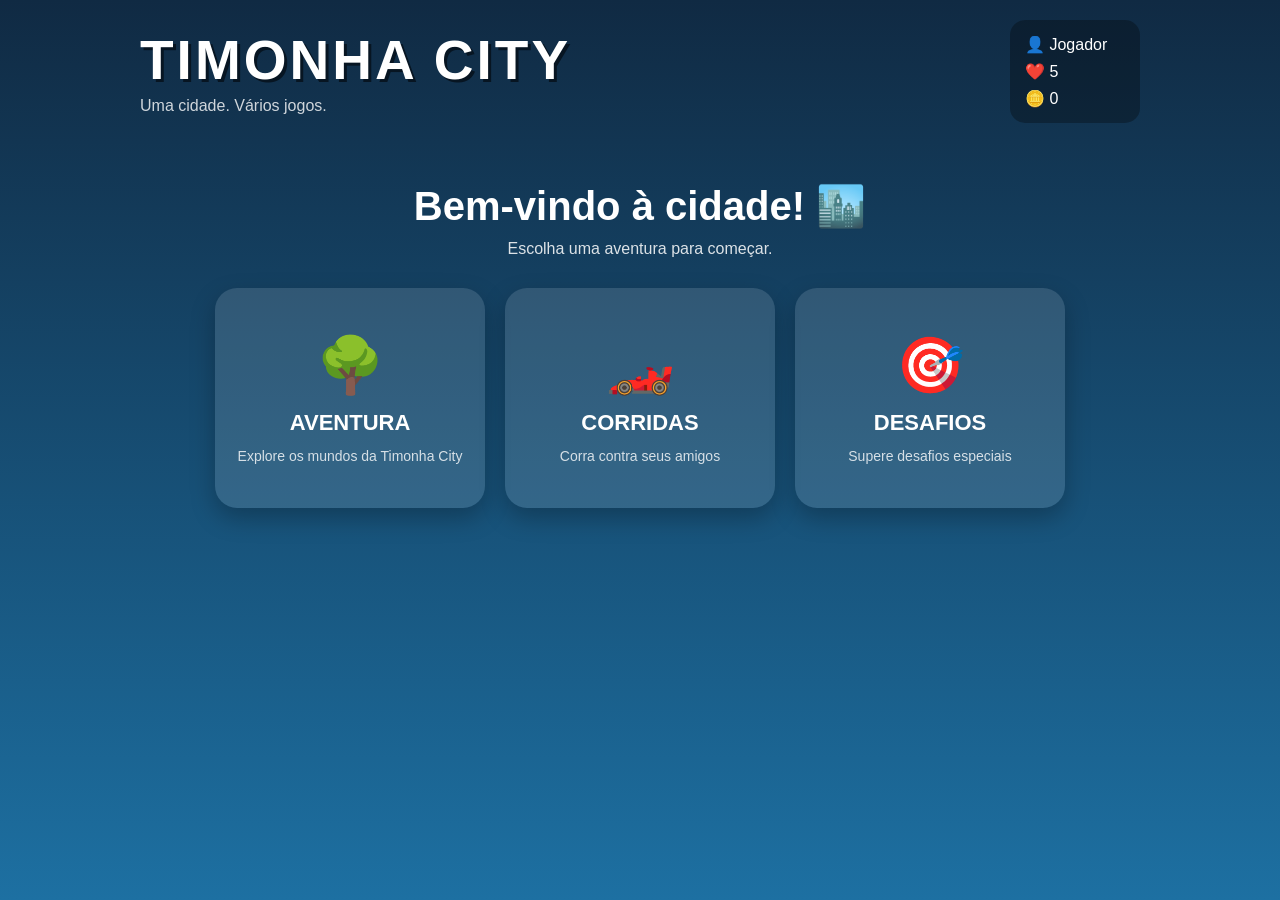
<file: index.html>
<!DOCTYPE html>
<html lang="pt-BR">
<head>
    <meta charset="UTF-8">
    <meta name="viewport" content="width=device-width, initial-scale=1.0">

    <title>Timonha City</title>

    <link rel="stylesheet" href="css/style.css">
</head>

<body>

    <main id="app">

        <section id="menu-cidade" class="tela">

            <header class="cabecalho">
                <div>
                    <h1>TIMONHA CITY</h1>
                    <p>Uma cidade. Vários jogos.</p>
                </div>

                <div class="status-jogador">
                    <div>👤 <span id="nomeJogador">Jogador</span></div>
                    <div>❤️ <span id="vidas">5</span></div>
                    <div>🪙 <span id="moedas">0</span></div>
                </div>
            </header>

            <section class="boas-vindas">
                <h2>Bem-vindo à cidade! 🏙️</h2>
                <p>Escolha uma aventura para começar.</p>
            </section>

            <section class="jogos">

                <button class="cartao-jogo" id="btnAventura">
                    <span class="icone">🌳</span>
                    <span class="titulo">AVENTURA</span>
                    <span class="descricao">Explore os mundos da Timonha City</span>
                </button>

                <button class="cartao-jogo" id="btnCorridas">
                    <span class="icone">🏎️</span>
                    <span class="titulo">CORRIDAS</span>
                    <span class="descricao">Corra contra seus amigos</span>
                </button>

                <button class="cartao-jogo" id="btnDesafios">
                    <span class="icone">🎯</span>
                    <span class="titulo">DESAFIOS</span>
                    <span class="descricao">Supere desafios especiais</span>
                </button>

            </section>

        </section>

    </main>

    <script type="module" src="js/app.js"></script>

</body>
</html>
</file>
<file: css/style.css>
* {
    box-sizing: border-box;
    margin: 0;
    padding: 0;
}

body {
    min-height: 100vh;
    font-family: Arial, sans-serif;
    background: linear-gradient(180deg, #102a43, #1d70a2);
    color: white;
}

#app {
    width: 100%;
    min-height: 100vh;
}

.tela {
    min-height: 100vh;
    padding: 20px;
}

.cabecalho {
    display: flex;
    justify-content: space-between;
    align-items: center;
    gap: 15px;
    max-width: 1000px;
    margin: auto;
}

.cabecalho h1 {
    font-size: clamp(28px, 8vw, 55px);
    letter-spacing: 3px;
    text-shadow: 3px 3px 0 #071522;
}

.cabecalho p {
    margin-top: 5px;
    opacity: 0.8;
}

.status-jogador {
    display: flex;
    flex-direction: column;
    gap: 8px;
    background: rgba(0, 0, 0, 0.3);
    padding: 15px;
    border-radius: 15px;
    min-width: 130px;
}

.boas-vindas {
    max-width: 800px;
    margin: 60px auto 30px;
    text-align: center;
}

.boas-vindas h2 {
    font-size: clamp(24px, 6vw, 40px);
    margin-bottom: 10px;
}

.boas-vindas p {
    opacity: 0.85;
}

.jogos {
    width: min(95%, 850px);
    margin: auto;
    display: grid;
    grid-template-columns: repeat(3, 1fr);
    gap: 20px;
}

.cartao-jogo {
    min-height: 220px;
    padding: 25px 15px;
    border: none;
    border-radius: 22px;
    background: rgba(255, 255, 255, 0.12);
    color: white;
    box-shadow: 0 10px 25px rgba(0, 0, 0, 0.25);
    cursor: pointer;

    display: flex;
    flex-direction: column;
    align-items: center;
    justify-content: center;
    gap: 12px;

    transition: transform 0.15s, background 0.15s;
}

.cartao-jogo:active {
    transform: scale(0.96);
}

.cartao-jogo:hover {
    background: rgba(255, 255, 255, 0.2);
}

.icone {
    font-size: 55px;
}

.titulo {
    font-size: 22px;
    font-weight: bold;
}

.descricao {
    font-size: 14px;
    opacity: 0.8;
}

@media (max-width: 700px) {

    .cabecalho {
        flex-direction: column;
        text-align: center;
    }

    .status-jogador {
        width: 100%;
        flex-direction: row;
        justify-content: space-around;
    }

    .boas-vindas {
        margin-top: 40px;
    }

    .jogos {
        grid-template-columns: 1fr;
        max-width: 420px;
    }

    .cartao-jogo {
        min-height: 150px;
    }

    .icone {
        font-size: 45px;
    }
}
</file>
